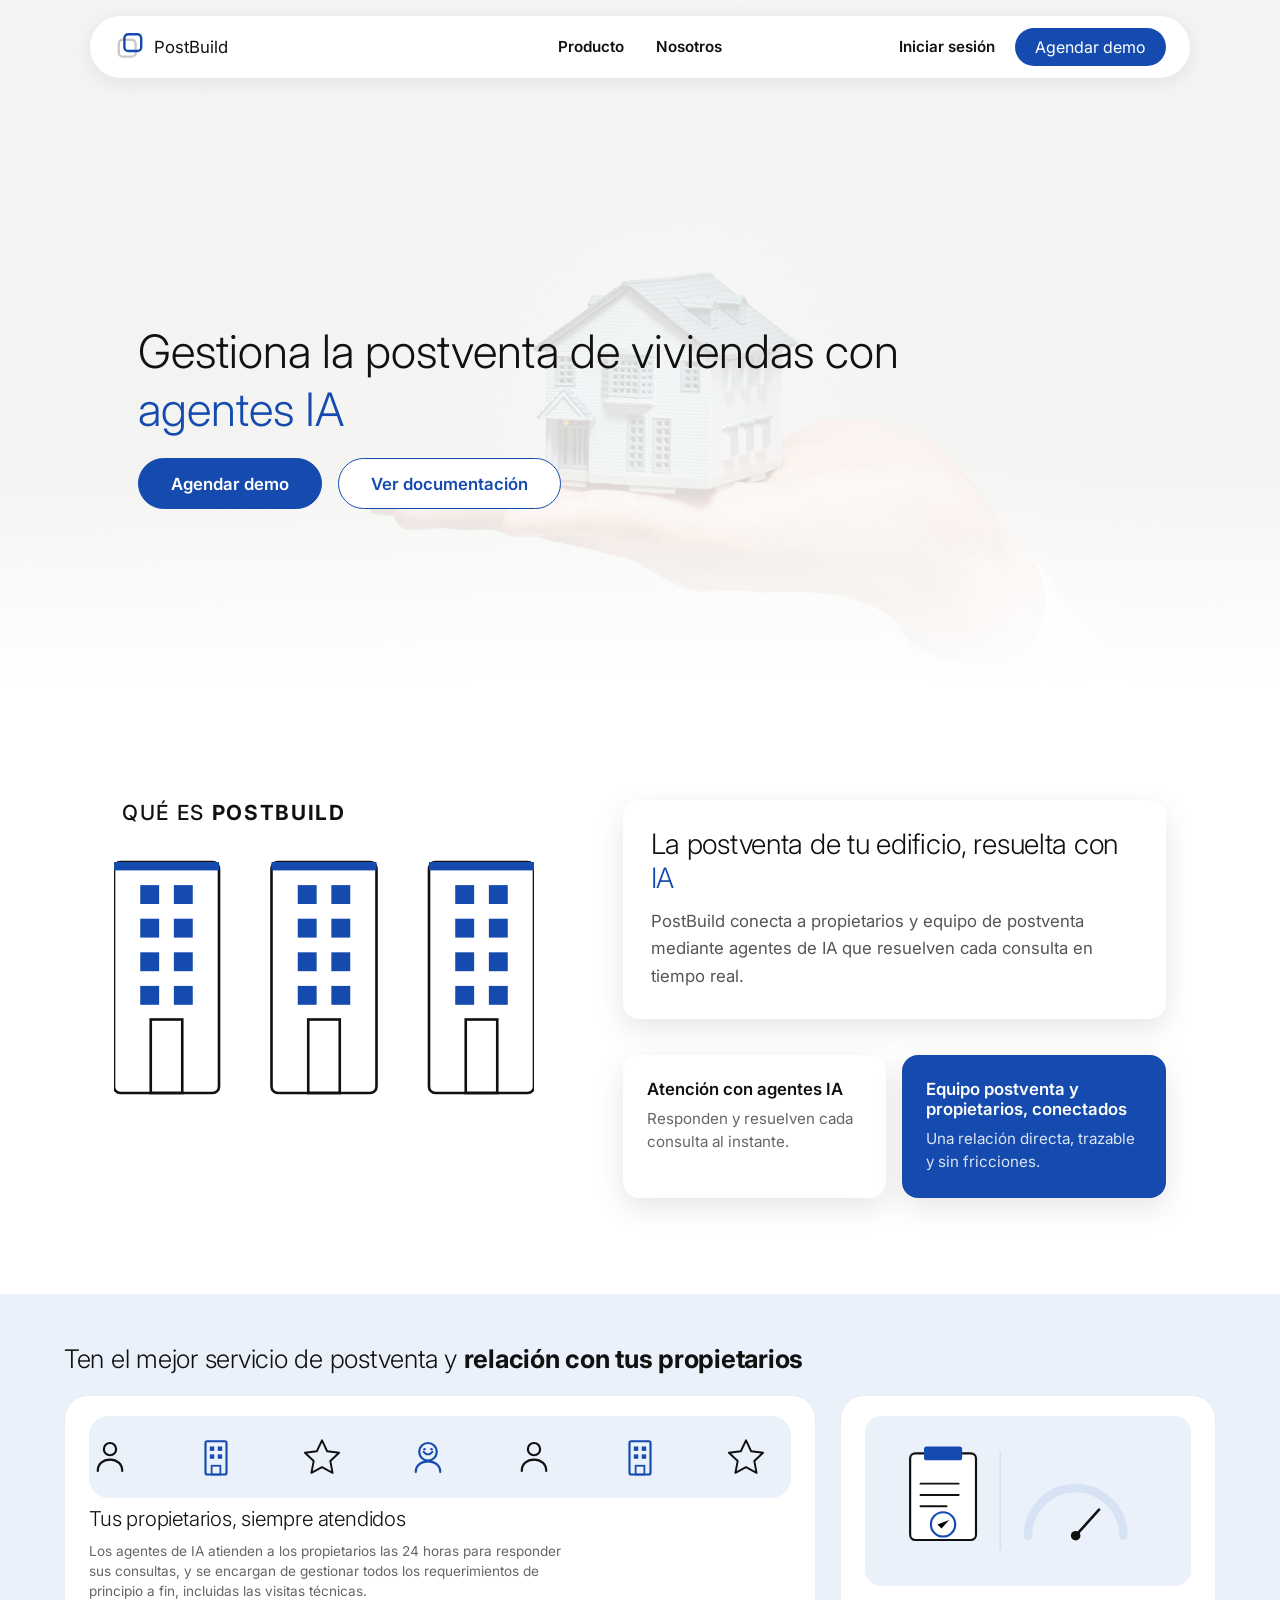
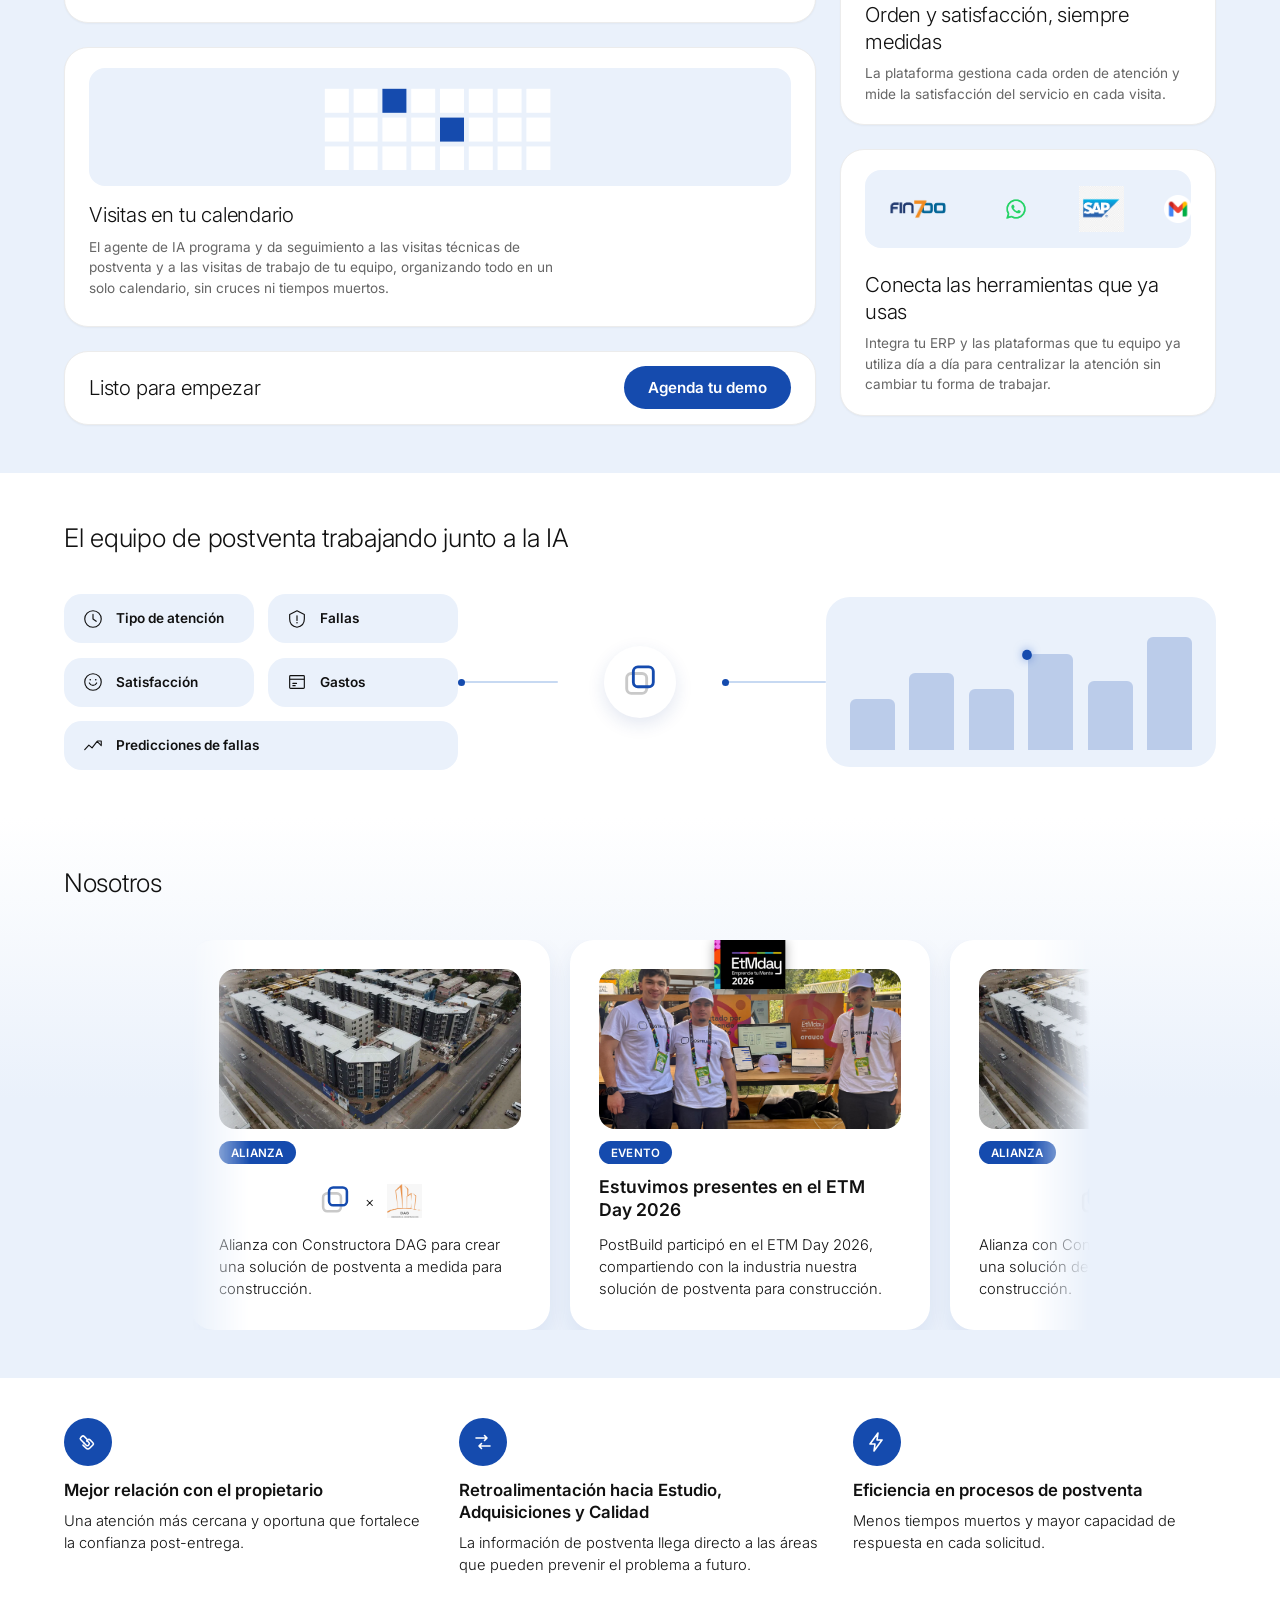
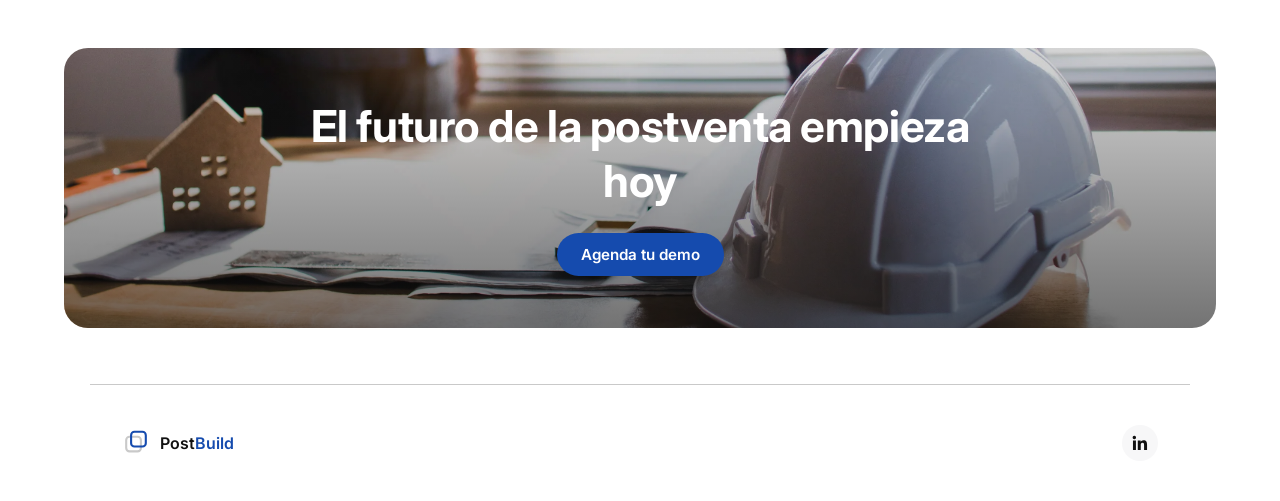
<file: index.html>
<!DOCTYPE html>
<html lang="es">
<head>
  <meta charset="UTF-8">
  <meta name="viewport" content="width=device-width, initial-scale=1.0">
  <title>PostBuild — Gestiona la postventa con IA</title>
  <meta name="description" content="PostBuild automatiza y resuelve la atención de postventa de viviendas para el propietario final, usando inteligencia artificial.">
  <link rel="icon" type="image/svg+xml" href="Imagenes/PostBuild_logo_fondo_blanco.svg">
  <link rel="preconnect" href="https://fonts.googleapis.com">
  <link rel="preconnect" href="https://fonts.gstatic.com" crossorigin>
  <link href="https://fonts.googleapis.com/css2?family=Inter:wght@300;400;500;600;800&display=swap" rel="stylesheet">
  <link rel="stylesheet" href="css/styles.css">
</head>
<body class="is-loading">
  <header class="navbar">
    <div class="navbar__brand">
      <img src="Imagenes/PostBuild_logotipo_fondo_blanco.svg" alt="PostBuild" class="navbar__logo">
      <span class="navbar__name">PostBuild</span>
    </div>
    <nav class="navbar__nav" id="navbar-nav">
      <a href="#producto">Producto</a>
      <a href="#nosotros">Nosotros</a>
      <a href="https://postbuild-app.vercel.app/login" class="navbar__login navbar__login--mobile">Iniciar sesión</a>
      <a href="waitlist.html" class="navbar__cta navbar__cta--mobile">Agendar demo</a>
    </nav>
    <div class="navbar__actions navbar__actions--desktop">
      <a href="https://postbuild-app.vercel.app/login" class="navbar__login">Iniciar sesión</a>
      <a href="waitlist.html" class="navbar__cta">Agendar demo</a>
    </div>
    <button class="navbar__toggle" id="navbar-toggle" aria-label="Abrir menú" aria-expanded="false">
      <span></span>
      <span></span>
      <span></span>
    </button>
  </header>

  <section class="hero">
    <div class="hero__content">
      <p class="hero__title">Gestiona la postventa de viviendas con <span class="accent">agentes IA</span></p>
      <div class="hero__actions">
        <a href="waitlist.html" class="hero__cta">Agendar demo</a>
        <a href="#nosotros" class="hero__cta hero__cta--secondary">Ver documentación</a>
      </div>
    </div>
  </section>

  <section class="about" id="producto">
    <div class="about__graphic">
      <span class="about__eyebrow">Qué es <strong>PostBuild</strong></span>
      <svg viewBox="0 0 400 260" class="building" aria-hidden="true">
        <g transform="translate(-30,0)">
        <g>
          <rect x="30" y="20" width="100" height="220" rx="6" fill="none" stroke="var(--color-dark)" stroke-width="2.5"/>
          <rect x="30" y="20" width="100" height="8" fill="var(--color-blue)"/>
          <rect x="55" y="42" width="18" height="18" fill="var(--color-blue)" class="window-blink" style="animation-delay:0s"/>
          <rect x="87" y="42" width="18" height="18" fill="var(--color-blue)" class="window-blink" style="animation-delay:0.2s"/>
          <rect x="55" y="74" width="18" height="18" fill="var(--color-blue)" class="window-blink" style="animation-delay:0.4s"/>
          <rect x="87" y="74" width="18" height="18" fill="var(--color-blue)" class="window-blink" style="animation-delay:0.6s"/>
          <rect x="55" y="106" width="18" height="18" fill="var(--color-blue)" class="window-blink" style="animation-delay:0.8s"/>
          <rect x="87" y="106" width="18" height="18" fill="var(--color-blue)" class="window-blink" style="animation-delay:1s"/>
          <rect x="55" y="138" width="18" height="18" fill="var(--color-blue)" class="window-blink" style="animation-delay:1.2s"/>
          <rect x="87" y="138" width="18" height="18" fill="var(--color-blue)" class="window-blink" style="animation-delay:1.4s"/>
          <rect x="65" y="170" width="30" height="70" fill="none" stroke="var(--color-dark)" stroke-width="2.5"/>
        </g>

        <g>
          <rect x="180" y="20" width="100" height="220" rx="6" fill="none" stroke="var(--color-dark)" stroke-width="2.5"/>
          <rect x="180" y="20" width="100" height="8" fill="var(--color-blue)"/>
          <rect x="205" y="42" width="18" height="18" fill="var(--color-blue)" class="window-blink" style="animation-delay:0.1s"/>
          <rect x="237" y="42" width="18" height="18" fill="var(--color-blue)" class="window-blink" style="animation-delay:0.3s"/>
          <rect x="205" y="74" width="18" height="18" fill="var(--color-blue)" class="window-blink" style="animation-delay:0.5s"/>
          <rect x="237" y="74" width="18" height="18" fill="var(--color-blue)" class="window-blink" style="animation-delay:0.7s"/>
          <rect x="205" y="106" width="18" height="18" fill="var(--color-blue)" class="window-blink" style="animation-delay:0.9s"/>
          <rect x="237" y="106" width="18" height="18" fill="var(--color-blue)" class="window-blink" style="animation-delay:1.1s"/>
          <rect x="205" y="138" width="18" height="18" fill="var(--color-blue)" class="window-blink" style="animation-delay:1.3s"/>
          <rect x="237" y="138" width="18" height="18" fill="var(--color-blue)" class="window-blink" style="animation-delay:1.5s"/>
          <rect x="215" y="170" width="30" height="70" fill="none" stroke="var(--color-dark)" stroke-width="2.5"/>
        </g>

        <g>
          <rect x="330" y="20" width="100" height="220" rx="6" fill="none" stroke="var(--color-dark)" stroke-width="2.5"/>
          <rect x="330" y="20" width="100" height="8" fill="var(--color-blue)"/>
          <rect x="355" y="42" width="18" height="18" fill="var(--color-blue)" class="window-blink" style="animation-delay:0.15s"/>
          <rect x="387" y="42" width="18" height="18" fill="var(--color-blue)" class="window-blink" style="animation-delay:0.35s"/>
          <rect x="355" y="74" width="18" height="18" fill="var(--color-blue)" class="window-blink" style="animation-delay:0.55s"/>
          <rect x="387" y="74" width="18" height="18" fill="var(--color-blue)" class="window-blink" style="animation-delay:0.75s"/>
          <rect x="355" y="106" width="18" height="18" fill="var(--color-blue)" class="window-blink" style="animation-delay:0.95s"/>
          <rect x="387" y="106" width="18" height="18" fill="var(--color-blue)" class="window-blink" style="animation-delay:1.15s"/>
          <rect x="355" y="138" width="18" height="18" fill="var(--color-blue)" class="window-blink" style="animation-delay:1.35s"/>
          <rect x="387" y="138" width="18" height="18" fill="var(--color-blue)" class="window-blink" style="animation-delay:1.55s"/>
          <rect x="365" y="170" width="30" height="70" fill="none" stroke="var(--color-dark)" stroke-width="2.5"/>
        </g>
        </g>
      </svg>
    </div>
    <div class="about__content">
      <div class="about__intro-card">
        <h2 class="about__title">La postventa de tu edificio, resuelta con <span class="accent">IA</span></h2>
        <p class="about__text">PostBuild conecta a propietarios y equipo de postventa mediante agentes de IA que resuelven cada consulta en tiempo real.</p>
      </div>
      <div class="about__features">
        <div class="about__feature about__feature--light">
          <h3 class="about__feature-title">Atención con agentes IA</h3>
          <p class="about__feature-text">Responden y resuelven cada consulta al instante.</p>
        </div>
        <div class="about__feature about__feature--dark">
          <h3 class="about__feature-title">Equipo postventa y propietarios, conectados</h3>
          <p class="about__feature-text">Una relación directa, trazable y sin fricciones.</p>
        </div>
      </div>
    </div>
  </section>

  <section class="ai-support">
    <div class="ai-support__container">
    <h2 class="intro-banner__title">Ten el mejor servicio de postventa y <strong class="intro-banner__highlight">relación con tus propietarios</strong></h2>
    <div class="ai-support__cards">
    <div class="ai-support__column">
    <div class="ai-support__content">
    <div class="ai-support__marquee" aria-hidden="true">
      <div class="ai-support__track">
        <div class="ai-support__icon-set">
          <svg class="ai-support__icon" viewBox="0 0 48 48" fill="none" xmlns="http://www.w3.org/2000/svg">
            <circle cx="24" cy="15" r="7" stroke="var(--color-dark)" stroke-width="2.5"/>
            <path d="M10 40c0-8 6-13 14-13s14 5 14 13" stroke="var(--color-dark)" stroke-width="2.5" stroke-linecap="round"/>
          </svg>
          <svg class="ai-support__icon" viewBox="0 0 48 48" fill="none" xmlns="http://www.w3.org/2000/svg">
            <rect x="12" y="6" width="24" height="38" rx="2" stroke="var(--color-blue)" stroke-width="2.5"/>
            <rect x="17" y="12" width="5" height="5" fill="var(--color-blue)"/>
            <rect x="26" y="12" width="5" height="5" fill="var(--color-blue)"/>
            <rect x="17" y="21" width="5" height="5" fill="var(--color-blue)"/>
            <rect x="26" y="21" width="5" height="5" fill="var(--color-blue)"/>
            <rect x="19" y="34" width="10" height="10" stroke="var(--color-blue)" stroke-width="2"/>
          </svg>
          <svg class="ai-support__icon" viewBox="0 0 48 48" fill="none" xmlns="http://www.w3.org/2000/svg">
            <path d="M24 5l5.9 12.4 13.6 1.7-10 9.5 2.6 13.5L24 35.6 11.9 42.1l2.6-13.5-10-9.5 13.6-1.7L24 5z" stroke="var(--color-dark)" stroke-width="2.2" stroke-linejoin="round"/>
          </svg>
          <svg class="ai-support__icon" viewBox="0 0 48 48" fill="none" xmlns="http://www.w3.org/2000/svg">
            <circle cx="24" cy="18" r="10" stroke="var(--color-blue)" stroke-width="2.5"/>
            <path d="M19 18c1.2 2 3 3 5 3s3.8-1 5-3" stroke="var(--color-blue)" stroke-width="2.2" stroke-linecap="round"/>
            <circle cx="20" cy="15" r="1.4" fill="var(--color-blue)"/>
            <circle cx="28" cy="15" r="1.4" fill="var(--color-blue)"/>
            <path d="M10 41c0-7.5 6.3-12 14-12s14 4.5 14 12" stroke="var(--color-blue)" stroke-width="2.5" stroke-linecap="round"/>
          </svg>
        </div>
        <div class="ai-support__icon-set" aria-hidden="true">
          <svg class="ai-support__icon" viewBox="0 0 48 48" fill="none" xmlns="http://www.w3.org/2000/svg">
            <circle cx="24" cy="15" r="7" stroke="var(--color-dark)" stroke-width="2.5"/>
            <path d="M10 40c0-8 6-13 14-13s14 5 14 13" stroke="var(--color-dark)" stroke-width="2.5" stroke-linecap="round"/>
          </svg>
          <svg class="ai-support__icon" viewBox="0 0 48 48" fill="none" xmlns="http://www.w3.org/2000/svg">
            <rect x="12" y="6" width="24" height="38" rx="2" stroke="var(--color-blue)" stroke-width="2.5"/>
            <rect x="17" y="12" width="5" height="5" fill="var(--color-blue)"/>
            <rect x="26" y="12" width="5" height="5" fill="var(--color-blue)"/>
            <rect x="17" y="21" width="5" height="5" fill="var(--color-blue)"/>
            <rect x="26" y="21" width="5" height="5" fill="var(--color-blue)"/>
            <rect x="19" y="34" width="10" height="10" stroke="var(--color-blue)" stroke-width="2"/>
          </svg>
          <svg class="ai-support__icon" viewBox="0 0 48 48" fill="none" xmlns="http://www.w3.org/2000/svg">
            <path d="M24 5l5.9 12.4 13.6 1.7-10 9.5 2.6 13.5L24 35.6 11.9 42.1l2.6-13.5-10-9.5 13.6-1.7L24 5z" stroke="var(--color-dark)" stroke-width="2.2" stroke-linejoin="round"/>
          </svg>
          <svg class="ai-support__icon" viewBox="0 0 48 48" fill="none" xmlns="http://www.w3.org/2000/svg">
            <circle cx="24" cy="18" r="10" stroke="var(--color-blue)" stroke-width="2.5"/>
            <path d="M19 18c1.2 2 3 3 5 3s3.8-1 5-3" stroke="var(--color-blue)" stroke-width="2.2" stroke-linecap="round"/>
            <circle cx="20" cy="15" r="1.4" fill="var(--color-blue)"/>
            <circle cx="28" cy="15" r="1.4" fill="var(--color-blue)"/>
            <path d="M10 41c0-7.5 6.3-12 14-12s14 4.5 14 12" stroke="var(--color-blue)" stroke-width="2.5" stroke-linecap="round"/>
          </svg>
        </div>
      </div>
    </div>
    <h2 class="ai-support__title">Tus propietarios, siempre atendidos</h2>
    <p class="ai-support__text">Los agentes de IA atienden a los propietarios las 24 horas para responder sus consultas, y se encargan de gestionar todos los requerimientos de principio a fin, incluidas las visitas técnicas.</p>
    </div>
    <div class="ai-support__content ai-support__content--visits">
    <div class="ai-support__calendar-graphic" aria-hidden="true">
      <svg class="ai-support__calendar" viewBox="0 0 200 72" fill="none" xmlns="http://www.w3.org/2000/svg">
        <rect x="4" y="4" width="20" height="20" fill="#FFFFFF"/>
        <rect x="28" y="4" width="20" height="20" fill="#FFFFFF"/>
        <rect x="52" y="4" width="20" height="20" fill="var(--color-blue)"/>
        <rect x="76" y="4" width="20" height="20" fill="#FFFFFF"/>
        <rect x="100" y="4" width="20" height="20" fill="#FFFFFF"/>
        <rect x="124" y="4" width="20" height="20" fill="#FFFFFF"/>
        <rect x="148" y="4" width="20" height="20" fill="#FFFFFF"/>
        <rect x="172" y="4" width="20" height="20" fill="#FFFFFF"/>
        <rect x="4" y="28" width="20" height="20" fill="#FFFFFF"/>
        <rect x="28" y="28" width="20" height="20" fill="#FFFFFF"/>
        <rect x="52" y="28" width="20" height="20" fill="#FFFFFF"/>
        <rect x="76" y="28" width="20" height="20" fill="#FFFFFF"/>
        <rect x="100" y="28" width="20" height="20" fill="var(--color-blue)"/>
        <rect x="124" y="28" width="20" height="20" fill="#FFFFFF"/>
        <rect x="148" y="28" width="20" height="20" fill="#FFFFFF"/>
        <rect x="172" y="28" width="20" height="20" fill="#FFFFFF"/>
        <rect x="4" y="52" width="20" height="20" fill="#FFFFFF"/>
        <rect x="28" y="52" width="20" height="20" fill="#FFFFFF"/>
        <rect x="52" y="52" width="20" height="20" fill="#FFFFFF"/>
        <rect x="76" y="52" width="20" height="20" fill="#FFFFFF"/>
        <rect x="100" y="52" width="20" height="20" fill="#FFFFFF"/>
        <rect x="124" y="52" width="20" height="20" fill="#FFFFFF"/>
        <rect x="148" y="52" width="20" height="20" fill="#FFFFFF"/>
        <rect x="172" y="52" width="20" height="20" fill="#FFFFFF"/>
      </svg>
    </div>
    <h2 class="ai-support__title">Visitas en tu calendario</h2>
    <p class="ai-support__text">El agente de IA programa y da seguimiento a las visitas técnicas de postventa y a las visitas de trabajo de tu equipo, organizando todo en un solo calendario, sin cruces ni tiempos muertos.</p>
    </div>
    <div class="ai-support__content ai-support__content--cta">
      <h2 class="ai-support__title">Listo para empezar</h2>
      <a href="waitlist.html" class="ai-support__cta-button">Agenda tu demo</a>
    </div>
    </div>
    <div class="ai-support__column ai-support__column--right">
    <div class="ai-support__content ai-support__content--compact">
    <div class="ai-support__measure-graphic" aria-hidden="true">
      <svg class="ai-support__measure-illustration" viewBox="0 0 300 150" xmlns="http://www.w3.org/2000/svg">
        <rect x="14" y="20" width="76" height="100" rx="6" fill="#FFFFFF" stroke="var(--color-dark)" stroke-width="2.5"/>
        <rect x="30" y="12" width="44" height="16" rx="3" fill="var(--color-blue)"/>
        <path class="order-line order-line--1" d="M26 55h44" stroke="var(--color-dark)" stroke-width="2.2" stroke-linecap="round"/>
        <path class="order-line order-line--2" d="M26 68h44" stroke="var(--color-dark)" stroke-width="2.2" stroke-linecap="round"/>
        <path class="order-line order-line--3" d="M26 81h30" stroke="var(--color-dark)" stroke-width="2.2" stroke-linecap="round"/>
        <circle cx="52" cy="102" r="14" fill="#FFFFFF" stroke="var(--color-blue)" stroke-width="2.5"/>
        <path class="order-check" d="M45.5 102l4.7 4.7L59 97" stroke="var(--color-blue)" stroke-width="2.4" stroke-linecap="round" stroke-linejoin="round" pathLength="1"/>

        <line x1="118" y1="18" x2="118" y2="132" stroke="#D7E3F5" stroke-width="2"/>

        <path d="M150 115 A55 55 0 0 1 260 115" fill="none" stroke="#D7E3F5" stroke-width="10" stroke-linecap="round"/>
        <path class="gauge-fill" d="M150 115 A55 55 0 0 1 260 115" fill="none" stroke="var(--color-blue)" stroke-width="10" stroke-linecap="round" pathLength="1"/>
        <g class="gauge-needle">
          <line x1="205" y1="115" x2="232" y2="85" stroke="var(--color-dark)" stroke-width="3" stroke-linecap="round"/>
          <circle cx="205" cy="115" r="5.5" fill="var(--color-dark)"/>
        </g>
      </svg>
    </div>
    <h2 class="ai-support__title">Orden y satisfacción, siempre medidas</h2>
    <p class="ai-support__text">La plataforma gestiona cada orden de atención y mide la satisfacción del servicio en cada visita.</p>
    </div>
    <div class="ai-support__content ai-support__content--integrations">
      <div class="ai-support__integrations-marquee" aria-hidden="true">
        <div class="ai-support__integrations-track">
          <div class="ai-support__integrations-set">
            <img src="Imagenes/logofin700.png" alt="" class="ai-support__integration-img">
            <img src="Imagenes/logowsp.png" alt="" class="ai-support__integration-img ai-support__integration-img--wsp">
            <img src="Imagenes/logosap.png" alt="" class="ai-support__integration-img ai-support__integration-img--sap">
            <img src="Imagenes/logogoogle.webp" alt="" class="ai-support__integration-img">
            <img src="Imagenes/logogooglecalendar.png" alt="" class="ai-support__integration-img">
            <img src="Imagenes/logoout.png" alt="" class="ai-support__integration-img">
          </div>
          <div class="ai-support__integrations-set">
            <img src="Imagenes/logofin700.png" alt="" class="ai-support__integration-img">
            <img src="Imagenes/logowsp.png" alt="" class="ai-support__integration-img ai-support__integration-img--wsp">
            <img src="Imagenes/logosap.png" alt="" class="ai-support__integration-img ai-support__integration-img--sap">
            <img src="Imagenes/logogoogle.webp" alt="" class="ai-support__integration-img">
            <img src="Imagenes/logogooglecalendar.png" alt="" class="ai-support__integration-img">
            <img src="Imagenes/logoout.png" alt="" class="ai-support__integration-img">
          </div>
        </div>
      </div>
      <h2 class="ai-support__title">Conecta las herramientas que ya usas</h2>
      <p class="ai-support__text">Integra tu ERP y las plataformas que tu equipo ya utiliza día a día para centralizar la atención sin cambiar tu forma de trabajar.</p>
    </div>
    </div>
    </div>
    </div>
  </section>

  <section class="team-banner">
    <div class="team-banner__container">
      <h2 class="intro-banner__title">El equipo de postventa trabajando junto a la <span class="accent">IA</span></h2>
      <div class="team-banner__layout">
        <div class="team-banner__side team-banner__side--left">
        <div class="stats-grid">
          <div class="stats-grid__card">
            <svg class="stats-grid__icon" viewBox="0 0 48 48" fill="none" xmlns="http://www.w3.org/2000/svg">
              <circle cx="24" cy="24" r="18" stroke="var(--color-dark)" stroke-width="2.5"/>
              <path d="M24 14v10l7 5" stroke="var(--color-dark)" stroke-width="2.5" stroke-linecap="round" stroke-linejoin="round"/>
            </svg>
            <h3 class="stats-grid__title">Tipo de atención</h3>
          </div>
          <div class="stats-grid__card">
            <svg class="stats-grid__icon" viewBox="0 0 48 48" fill="none" xmlns="http://www.w3.org/2000/svg">
              <path d="M24 6l16 8v10c0 10-6.8 16.6-16 18-9.2-1.4-16-8-16-18V14l16-8z" stroke="var(--color-dark)" stroke-width="2.5" stroke-linejoin="round"/>
              <path d="M24 17v10" stroke="var(--color-dark)" stroke-width="2.5" stroke-linecap="round"/>
              <circle cx="24" cy="32" r="1.6" fill="var(--color-dark)"/>
            </svg>
            <h3 class="stats-grid__title">Fallas</h3>
          </div>
          <div class="stats-grid__card">
            <svg class="stats-grid__icon" viewBox="0 0 48 48" fill="none" xmlns="http://www.w3.org/2000/svg">
              <circle cx="24" cy="24" r="18" stroke="var(--color-dark)" stroke-width="2.5"/>
              <path d="M16 26c1.8 3.4 4.8 5.4 8 5.4s6.2-2 8-5.4" stroke="var(--color-dark)" stroke-width="2.5" stroke-linecap="round"/>
              <circle cx="18" cy="19" r="1.8" fill="var(--color-dark)"/>
              <circle cx="30" cy="19" r="1.8" fill="var(--color-dark)"/>
            </svg>
            <h3 class="stats-grid__title">Satisfacción</h3>
          </div>
          <div class="stats-grid__card">
            <svg class="stats-grid__icon" viewBox="0 0 48 48" fill="none" xmlns="http://www.w3.org/2000/svg">
              <rect x="8" y="10" width="32" height="28" rx="2" stroke="var(--color-dark)" stroke-width="2.5"/>
              <path d="M8 18h32" stroke="var(--color-dark)" stroke-width="2.5"/>
              <path d="M15 27h8M15 32h5" stroke="var(--color-dark)" stroke-width="2.5" stroke-linecap="round"/>
            </svg>
            <h3 class="stats-grid__title">Gastos</h3>
          </div>
          <div class="stats-grid__card stats-grid__card--wide">
            <svg class="stats-grid__icon" viewBox="0 0 48 48" fill="none" xmlns="http://www.w3.org/2000/svg">
              <path d="M6 32l9-10 7 6 11-14 9 9" stroke="var(--color-dark)" stroke-width="2.5" stroke-linecap="round" stroke-linejoin="round"/>
              <path d="M34 13h8v8" stroke="var(--color-dark)" stroke-width="2.5" stroke-linecap="round" stroke-linejoin="round"/>
            </svg>
            <h3 class="stats-grid__title">Predicciones de fallas</h3>
          </div>
        </div>

        <div class="team-banner__connector" aria-hidden="true">
          <span class="team-banner__connector-line"></span>
          <span class="team-banner__connector-dot"></span>
        </div>
        </div>

        <div class="team-banner__hub" aria-hidden="true">
          <div class="team-banner__hub-center">
            <img src="Imagenes/PostBuild_logotipo_fondo_blanco.svg" alt="PostBuild" class="team-banner__hub-logo">
          </div>
        </div>

        <div class="team-banner__side team-banner__side--right">
          <div class="team-banner__connector" aria-hidden="true">
            <span class="team-banner__connector-line"></span>
            <span class="team-banner__connector-dot"></span>
          </div>

          <div class="team-banner__graphic" aria-hidden="true">
            <svg class="team-banner__graphic-line" viewBox="0 0 360 150" preserveAspectRatio="none" fill="none" xmlns="http://www.w3.org/2000/svg">
              <path class="team-banner__graphic-path" d="M8 110 L66 78 L124 96 L182 50 L240 68 L298 30 L352 44" stroke="var(--color-blue)" stroke-width="2.5" stroke-linecap="round" stroke-linejoin="round" pathLength="1"/>
              <circle class="team-banner__graphic-dot" r="4.5" fill="var(--color-blue)">
                <animateMotion dur="4s" repeatCount="indefinite" path="M8 110 L66 78 L124 96 L182 50 L240 68 L298 30 L352 44"/>
              </circle>
            </svg>
            <div class="team-banner__graphic-bars">
              <span style="--h:38%; --d:0s"></span>
              <span style="--h:58%; --d:0.15s"></span>
              <span style="--h:46%; --d:0.3s"></span>
              <span style="--h:72%; --d:0.45s"></span>
              <span style="--h:52%; --d:0.6s"></span>
              <span style="--h:85%; --d:0.75s"></span>
            </div>
          </div>
        </div>
      </div>
    </div>
  </section>

  <section class="news" id="nosotros">
    <div class="news__container">
      <h2 class="intro-banner__title">Nosotros</h2>
      <div class="news-grid">
        <div class="news-grid__track">
          <div class="news-grid__set">
            <article class="news-grid__card news-grid__card--featured">
              <img src="Imagenes/proyectodag.png" alt="Proyecto Constructora DAG" class="news-grid__photo">
              <span class="news-grid__tag">Alianza</span>
              <div class="news-grid__brands" aria-hidden="true">
                <img src="Imagenes/PostBuild_logotipo_fondo_blanco.svg" alt="" class="news-grid__brand-logo">
                <span class="news-grid__brand-x">×</span>
                <img src="Imagenes/logo dag.jpeg" alt="" class="news-grid__brand-logo">
              </div>
              <p class="news-grid__text">Alianza con Constructora DAG para crear una solución de postventa a medida para construcción.</p>
            </article>
            <article class="news-grid__card news-grid__card--featured">
              <div class="news-grid__photo-wrap">
                <img src="Imagenes/fotoetm.png" alt="Equipo PostBuild en el ETM Day 2026" class="news-grid__photo">
                <img src="Imagenes/logoetm2026.png" alt="ETM Day 2026" class="news-grid__event-logo">
              </div>
              <span class="news-grid__tag">Evento</span>
              <h3 class="news-grid__title">Estuvimos presentes en el ETM Day 2026</h3>
              <p class="news-grid__text">PostBuild participó en el ETM Day 2026, compartiendo con la industria nuestra solución de postventa para construcción.</p>
            </article>
          </div>
          <div class="news-grid__set" aria-hidden="true">
            <article class="news-grid__card news-grid__card--featured">
              <img src="Imagenes/proyectodag.png" alt="Proyecto Constructora DAG" class="news-grid__photo">
              <span class="news-grid__tag">Alianza</span>
              <div class="news-grid__brands" aria-hidden="true">
                <img src="Imagenes/PostBuild_logotipo_fondo_blanco.svg" alt="" class="news-grid__brand-logo">
                <span class="news-grid__brand-x">×</span>
                <img src="Imagenes/logo dag.jpeg" alt="" class="news-grid__brand-logo">
              </div>
              <p class="news-grid__text">Alianza con Constructora DAG para crear una solución de postventa a medida para construcción.</p>
            </article>
            <article class="news-grid__card news-grid__card--featured">
              <div class="news-grid__photo-wrap">
                <img src="Imagenes/fotoetm.png" alt="Equipo PostBuild en el ETM Day 2026" class="news-grid__photo">
                <img src="Imagenes/logoetm2026.png" alt="ETM Day 2026" class="news-grid__event-logo">
              </div>
              <span class="news-grid__tag">Evento</span>
              <h3 class="news-grid__title">Estuvimos presentes en el ETM Day 2026</h3>
              <p class="news-grid__text">PostBuild participó en el ETM Day 2026, compartiendo con la industria nuestra solución de postventa para construcción.</p>
            </article>
          </div>
        </div>
      </div>
    </div>
  </section>

  <section class="value-props">
    <div class="value-props__container">
      <div class="value-props__item">
        <div class="value-props__icon" aria-hidden="true">
          <svg viewBox="0 0 24 24" fill="none" xmlns="http://www.w3.org/2000/svg">
            <path d="M8 13l2.2 2.2a1.6 1.6 0 0 0 2.26 0l.4-.4a1.6 1.6 0 0 0 0-2.26L11 10.7" stroke="#FFFFFF" stroke-width="1.6" stroke-linecap="round" stroke-linejoin="round"/>
            <path d="M10.7 11l1.1-1.1a1.6 1.6 0 0 1 2.26 0l2.84 2.84a1.6 1.6 0 0 1 0 2.26l-3.3 3.3a2.4 2.4 0 0 1-3.4 0L7 15.1" stroke="#FFFFFF" stroke-width="1.6" stroke-linecap="round" stroke-linejoin="round"/>
            <path d="M8 13 4.8 9.8a1.6 1.6 0 0 1 0-2.26l1.1-1.1a1.6 1.6 0 0 1 2.26 0L11 9.3" stroke="#FFFFFF" stroke-width="1.6" stroke-linecap="round" stroke-linejoin="round"/>
          </svg>
        </div>
        <h3 class="value-props__title">Mejor relación con el propietario</h3>
        <p class="value-props__text">Una atención más cercana y oportuna que fortalece la confianza post-entrega.</p>
      </div>
      <div class="value-props__item">
        <div class="value-props__icon" aria-hidden="true">
          <svg viewBox="0 0 24 24" fill="none" xmlns="http://www.w3.org/2000/svg">
            <path d="M5 8h11M16 8l-2.5-2.5M16 8l-2.5 2.5" stroke="#FFFFFF" stroke-width="1.6" stroke-linecap="round" stroke-linejoin="round"/>
            <path d="M19 16H8M8 16l2.5-2.5M8 16l2.5 2.5" stroke="#FFFFFF" stroke-width="1.6" stroke-linecap="round" stroke-linejoin="round"/>
          </svg>
        </div>
        <h3 class="value-props__title">Retroalimentación hacia Estudio, Adquisiciones y Calidad</h3>
        <p class="value-props__text">La información de postventa llega directo a las áreas que pueden prevenir el problema a futuro.</p>
      </div>
      <div class="value-props__item">
        <div class="value-props__icon" aria-hidden="true">
          <svg viewBox="0 0 24 24" fill="none" xmlns="http://www.w3.org/2000/svg">
            <path d="M13 3 5 14h5l-1 7 8-11h-5l1-7z" stroke="#FFFFFF" stroke-width="1.6" stroke-linejoin="round" stroke-linecap="round" fill="none"/>
          </svg>
        </div>
        <h3 class="value-props__title">Eficiencia en procesos de postventa</h3>
        <p class="value-props__text">Menos tiempos muertos y mayor capacidad de respuesta en cada solicitud.</p>
      </div>
    </div>
    <div class="value-props__hero">
      <img src="Imagenes/foto trasformación .png" alt="Transformación en tu postventa" class="value-props__hero-img">
      <div class="value-props__hero-overlay">
        <span class="value-props__hero-text">El futuro de la postventa empieza hoy</span>
        <a href="waitlist.html" class="ai-support__cta-button value-props__hero-cta">Agenda tu demo</a>
      </div>
    </div>
  </section>

  <footer class="site-footer">
    <div class="site-footer__brand">
      <img src="Imagenes/PostBuild_logotipo_fondo_blanco.svg" alt="PostBuild" class="site-footer__logo">
      <span class="site-footer__name">Post<span class="accent">Build</span></span>
    </div>
    <a href="https://www.linkedin.com/company/postbuild-ia/?viewAsMember=true" target="_blank" rel="noopener noreferrer" class="site-footer__social" aria-label="PostBuild en LinkedIn">
      <svg viewBox="0 0 24 24" width="20" height="20" fill="currentColor" aria-hidden="true">
        <path d="M20.45 20.45h-3.56v-5.57c0-1.33-.02-3.04-1.85-3.04-1.85 0-2.14 1.45-2.14 2.94v5.67H9.34V9h3.42v1.56h.05c.48-.9 1.64-1.85 3.38-1.85 3.61 0 4.28 2.38 4.28 5.47v6.27zM5.34 7.43a2.07 2.07 0 1 1 0-4.13 2.07 2.07 0 0 1 0 4.13zM7.12 20.45H3.56V9h3.56v11.45z"/>
      </svg>
    </a>
  </footer>

  <script src="js/main.js" defer></script>
</body>
</html>
</file>
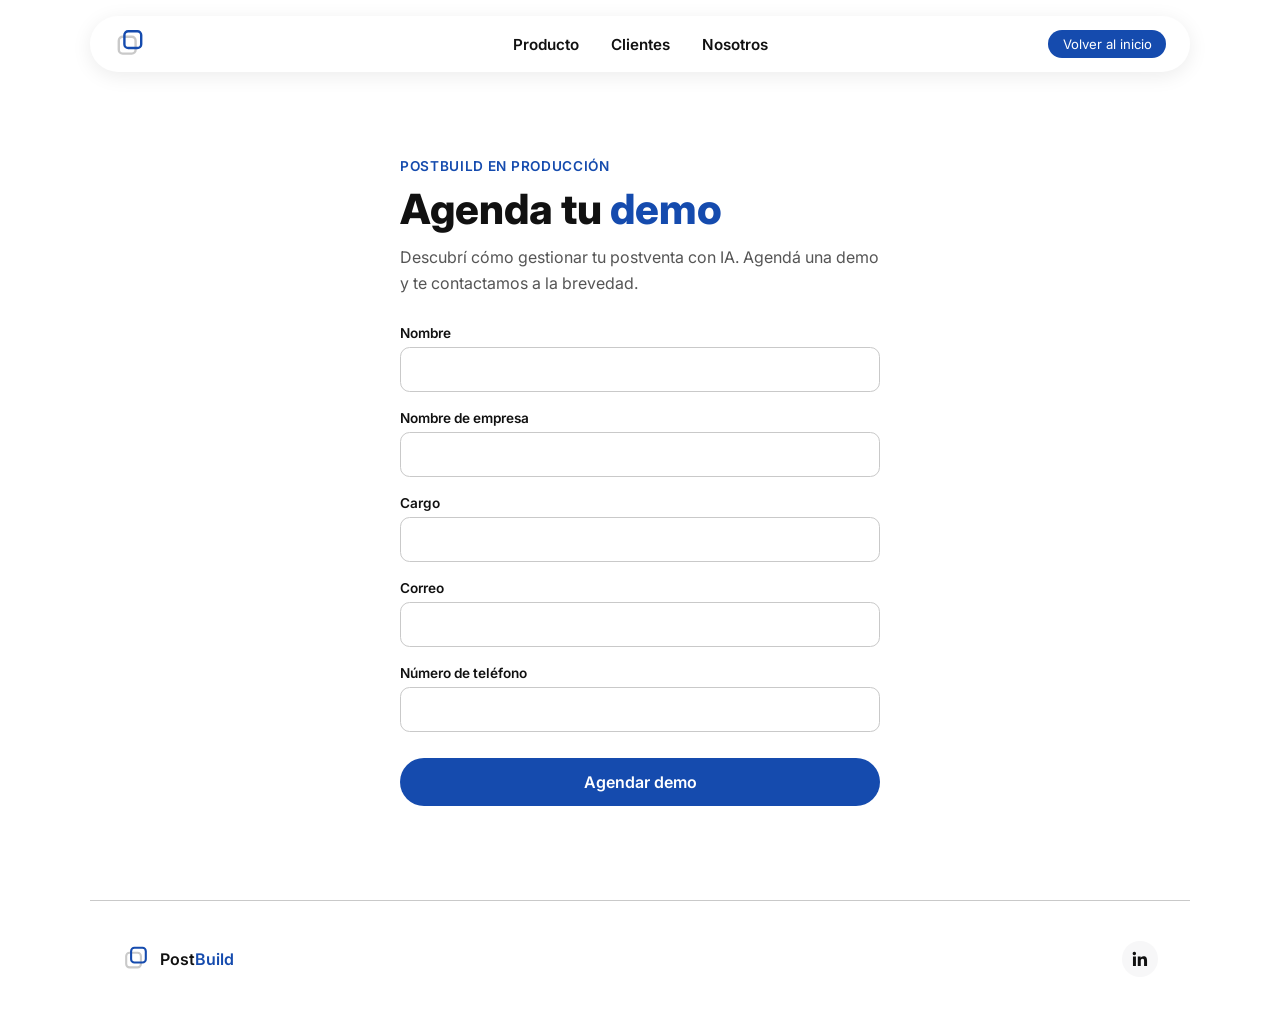
<file: waitlist.html>
<!DOCTYPE html>
<html lang="es">
<head>
  <meta charset="UTF-8">
  <meta name="viewport" content="width=device-width, initial-scale=1.0">
  <title>Agendar demo — PostBuild</title>
  <meta name="description" content="Agendá una demo de PostBuild y descubrí cómo automatizar la postventa de tus viviendas con IA.">
  <link rel="icon" type="image/svg+xml" href="Imagenes/PostBuild_logo_fondo_blanco.svg">
  <link rel="preconnect" href="https://fonts.googleapis.com">
  <link rel="preconnect" href="https://fonts.gstatic.com" crossorigin>
  <link href="https://fonts.googleapis.com/css2?family=Inter:wght@400;500;600;800&display=swap" rel="stylesheet">
  <link rel="stylesheet" href="css/styles.css">
</head>
<body>
  <header class="navbar">
    <div class="navbar__brand">
      <a href="index.html">
        <img src="Imagenes/PostBuild_logotipo_fondo_blanco.svg" alt="PostBuild" class="navbar__logo">
      </a>
    </div>
    <nav class="navbar__nav" id="navbar-nav">
      <a href="index.html#producto">Producto</a>
      <a href="index.html#clientes">Clientes</a>
      <a href="index.html#nosotros">Nosotros</a>
    </nav>
    <a href="index.html" class="navbar__cta navbar__cta--desktop">Volver al inicio</a>
    <button class="navbar__toggle" id="navbar-toggle" aria-label="Abrir menú" aria-expanded="false">
      <span></span>
      <span></span>
      <span></span>
    </button>
  </header>

  <section class="waitlist">
    <div class="waitlist__card">
      <span class="waitlist__eyebrow">PostBuild en producción</span>
      <h1 class="waitlist__title">Agenda tu <span class="accent">demo</span></h1>
      <p class="waitlist__text">Descubrí cómo gestionar tu postventa con IA. Agendá una demo y te contactamos a la brevedad.</p>

      <form class="waitlist__form" id="waitlist-form" novalidate>
        <div class="waitlist__field">
          <label for="nombre">Nombre</label>
          <input type="text" id="nombre" name="nombre" autocomplete="name" required>
        </div>
        <div class="waitlist__field">
          <label for="empresa">Nombre de empresa</label>
          <input type="text" id="empresa" name="empresa" autocomplete="organization" required>
        </div>
        <div class="waitlist__field">
          <label for="cargo">Cargo</label>
          <input type="text" id="cargo" name="cargo" autocomplete="organization-title" required>
        </div>
        <div class="waitlist__field">
          <label for="correo">Correo</label>
          <input type="email" id="correo" name="correo" autocomplete="email" required>
        </div>
        <div class="waitlist__field">
          <label for="telefono">Número de teléfono</label>
          <input type="tel" id="telefono" name="telefono" autocomplete="tel" required>
        </div>

        <button type="submit" class="waitlist__submit">Agendar demo</button>
      </form>

    </div>
  </section>

  <div class="waitlist__toast" id="waitlist-success" role="alert" hidden>
    <svg class="waitlist__toast-icon" viewBox="0 0 24 24" width="28" height="28" aria-hidden="true">
      <circle cx="12" cy="12" r="11" fill="#1FA855"/>
      <path d="M7 12.5l3 3 7-7" fill="none" stroke="#FFFFFF" stroke-width="2" stroke-linecap="round" stroke-linejoin="round"/>
    </svg>
    <div class="waitlist__toast-text">
      <span class="waitlist__toast-title">¡Listo!</span>
      <p>Recibimos tus datos. Te vamos a contactar para coordinar tu demo.</p>
    </div>
  </div>

  <footer class="site-footer">
    <div class="site-footer__brand">
      <img src="Imagenes/PostBuild_logotipo_fondo_blanco.svg" alt="PostBuild" class="site-footer__logo">
      <span class="site-footer__name">Post<span class="accent">Build</span></span>
    </div>
    <a href="https://www.linkedin.com/company/postbuild-ia/?viewAsMember=true" target="_blank" rel="noopener noreferrer" class="site-footer__social" aria-label="PostBuild en LinkedIn">
      <svg viewBox="0 0 24 24" width="20" height="20" fill="currentColor" aria-hidden="true">
        <path d="M20.45 20.45h-3.56v-5.57c0-1.33-.02-3.04-1.85-3.04-1.85 0-2.14 1.45-2.14 2.94v5.67H9.34V9h3.42v1.56h.05c.48-.9 1.64-1.85 3.38-1.85 3.61 0 4.28 2.38 4.28 5.47v6.27zM5.34 7.43a2.07 2.07 0 1 1 0-4.13 2.07 2.07 0 0 1 0 4.13zM7.12 20.45H3.56V9h3.56v11.45z"/>
      </svg>
    </a>
  </footer>

  <script src="js/waitlist.js" defer></script>
</body>
</html>
</file>
<file: css/styles.css>
:root {
  --color-blue: #154BAE;
  --color-dark: #111111;
  --color-gray: #C9C9C9;
  --color-bg: #FFFFFF;
}

* {
  box-sizing: border-box;
  margin: 0;
  padding: 0;
}

body {
  font-family: 'Inter', system-ui, -apple-system, 'Segoe UI', sans-serif;
  background-color: var(--color-bg);
  color: var(--color-dark);
}

.navbar {
  position: fixed;
  top: 1rem;
  left: 0;
  right: 0;
  z-index: 1000;
  display: grid;
  grid-template-columns: 1fr auto 1fr;
  align-items: center;
  max-width: 1100px;
  margin: 0 auto;
  padding: 0.75rem 1.5rem;
  background-color: var(--color-bg);
  border-radius: 999px;
  box-shadow: 0 4px 20px rgba(0, 0, 0, 0.08);
}

.navbar__brand {
  justify-self: start;
  display: flex;
  align-items: center;
  gap: 0.5rem;
}

.navbar__name {
  font-size: 1.05rem;
  font-weight: 400;
  color: var(--color-dark);
}

.navbar__actions--desktop {
  justify-self: end;
  display: flex;
  align-items: center;
  gap: 1.25rem;
}

.navbar__login {
  color: var(--color-dark);
  text-decoration: none;
  font-weight: 600;
  font-size: 0.95rem;
  transition: color 0.2s ease;
}

.navbar__login:hover {
  color: var(--color-blue);
}

.navbar__cta--mobile {
  display: none;
}

.navbar__login--mobile {
  display: none;
}

.navbar__logo {
  display: block;
  height: 32px;
  width: auto;
}

.navbar__nav {
  display: flex;
  align-items: center;
  gap: 2rem;
}

.navbar__nav a {
  color: var(--color-dark);
  text-decoration: none;
  font-weight: 600;
  font-size: 0.95rem;
  transition: color 0.2s ease;
}

.navbar__nav a:hover {
  color: var(--color-blue);
}

.navbar__cta {
  background-color: var(--color-blue);
  color: #FFFFFF !important;
  text-decoration: none;
  padding: 0.55rem 1.25rem;
  border-radius: 999px;
  transition: background-color 0.2s ease, transform 0.2s ease;
}

.navbar__cta:hover {
  background-color: #103c8c;
  transform: translateY(-1px);
}

.navbar__cta--desktop {
  grid-column: 3;
  justify-self: end;
  padding: 0.4rem 0.9rem;
  font-size: 0.82rem;
  white-space: nowrap;
}

.navbar__toggle {
  display: none;
  grid-column: 3;
  justify-self: end;
  flex-direction: column;
  justify-content: center;
  align-items: center;
  gap: 5px;
  width: 32px;
  height: 32px;
  background: none;
  border: none;
  cursor: pointer;
  padding: 0;
}

.navbar__toggle span {
  display: block;
  width: 22px;
  height: 2px;
  background-color: var(--color-dark);
  border-radius: 2px;
  transition: transform 0.25s ease, opacity 0.25s ease;
}

.navbar__toggle.is-open span:nth-child(1) {
  transform: translateY(7px) rotate(45deg);
}

.navbar__toggle.is-open span:nth-child(2) {
  opacity: 0;
}

.navbar__toggle.is-open span:nth-child(3) {
  transform: translateY(-7px) rotate(-45deg);
}

@media (max-width: 768px) {
  .navbar__nav {
    position: absolute;
    top: calc(100% + 0.75rem);
    left: 0;
    right: 0;
    flex-direction: column;
    align-items: flex-start;
    gap: 1rem;
    background-color: var(--color-bg);
    border-radius: 1.5rem;
    box-shadow: 0 4px 20px rgba(0, 0, 0, 0.08);
    padding: 1.25rem 1.5rem;
    opacity: 0;
    visibility: hidden;
    transform: translateY(-8px);
    transition: opacity 0.2s ease, transform 0.2s ease, visibility 0.2s;
  }

  .navbar__nav.is-open {
    opacity: 1;
    visibility: visible;
    transform: translateY(0);
  }

  .navbar__toggle {
    display: flex;
  }

  .navbar__actions--desktop {
    display: none;
  }

  .navbar__login--mobile {
    display: inline-block;
  }

  .navbar__cta--mobile {
    display: inline-block;
    margin-top: 0.25rem;
  }
}

.hero {
  position: relative;
  min-height: 80vh;
  display: flex;
  align-items: stretch;
  gap: 0;
  background-image: linear-gradient(rgba(255, 255, 255, 0.82), rgba(255, 255, 255, 0.82)), url('../Imagenes/1.png');
  background-size: cover;
  background-position: center;
  background-repeat: no-repeat;
}

.hero::after {
  content: '';
  position: absolute;
  left: 0;
  right: 0;
  bottom: 0;
  height: 260px;
  background: linear-gradient(to bottom, rgba(255, 255, 255, 0) 0%, rgba(255, 255, 255, 0.5) 40%, var(--color-bg) 85%);
  pointer-events: none;
}

.hero__content {
  position: relative;
  z-index: 1;
  flex: 1 1 100%;
  max-width: 1100px;
  margin: 0 auto;
  width: 100%;
  display: flex;
  flex-direction: column;
  justify-content: center;
  align-items: flex-start;
  text-align: left;
  gap: 0.75rem;
  padding: 2rem 3rem;
}

.hero__brand .accent {
  color: var(--color-blue);
}

.hero__brand {
  font-size: clamp(3.5rem, 8vw, 6.5rem);
  font-weight: 800;
  line-height: 1.05;
  letter-spacing: -0.02em;
  opacity: 0;
  transform: translateY(20px);
  transition: opacity 0.8s ease, transform 0.8s ease;
}

.hero__title {
  font-size: clamp(2.2rem, 3.6vw, 3.2rem);
  font-weight: 300;
  line-height: 1.25;
  color: var(--color-dark);
  max-width: 32ch;
  margin-top: 7rem;
  opacity: 0;
  transform: translateY(20px);
  transition: opacity 0.8s ease 0.2s, transform 0.8s ease 0.2s;
}

.hero__title .accent {
  color: var(--color-blue);
}

.hero__actions {
  display: flex;
  flex-wrap: wrap;
  align-items: center;
  gap: 1rem;
  margin-top: 0.5rem;
}

.hero__cta {
  display: inline-block;
  background-color: var(--color-blue);
  color: #FFFFFF;
  text-decoration: none;
  font-weight: 600;
  font-size: 1.05rem;
  padding: 0.9rem 2rem;
  border-radius: 999px;
  border: 1px solid var(--color-blue);
  opacity: 0;
  transform: translateY(20px);
  transition: opacity 0.8s ease 0.4s, transform 0.8s ease 0.4s, background-color 0.2s ease, color 0.2s ease, border-color 0.2s ease;
}

.hero__cta:hover {
  background-color: #103c8c;
}

.hero__cta--secondary {
  background-color: #FFFFFF;
  color: var(--color-blue);
}

.hero__cta--secondary:hover {
  background-color: var(--color-bg);
  border-color: #103c8c;
  color: #103c8c;
}

body:not(.is-loading) .hero__brand,
body:not(.is-loading) .hero__title,
body:not(.is-loading) .hero__actions,
body:not(.is-loading) .hero__cta {
  opacity: 1;
  transform: translateY(0);
}

@media (max-width: 1100px) {
  .hero__content {
    padding: 2rem 2rem;
    gap: 1.5rem;
  }

  .hero__brand {
    font-size: clamp(2.6rem, 6.5vw, 4.5rem);
  }

  .hero__title {
    font-size: clamp(1.8rem, 3.2vw, 2.4rem);
  }
}

@media (max-width: 900px) {
  .hero {
    min-height: auto;
    gap: 0;
  }

  .hero__content {
    padding: 6rem 1rem 1.25rem;
    gap: 1rem;
  }

  .hero__brand {
    font-size: clamp(1.5rem, 8vw, 2.4rem);
  }

  .hero__title {
    font-size: clamp(1.2rem, 5.4vw, 1.7rem);
    margin-top: 1rem;
  }

  .hero__cta {
    font-size: 0.85rem;
    padding: 0.6rem 1.3rem;
  }
}

@media (max-width: 480px) {
  .hero__content {
    padding: 5.5rem 0.85rem 1rem;
    gap: 0.85rem;
  }

  .hero__brand {
    font-size: clamp(1.3rem, 8vw, 1.9rem);
  }

  .hero__title {
    font-size: clamp(1.1rem, 6vw, 1.4rem);
    margin-top: 0.5rem;
  }
}

.about {
  display: flex;
  align-items: center;
  gap: 4rem;
  max-width: 1100px;
  margin: 0 auto;
  padding: 5rem 1.5rem 6rem;
}

.about__content {
  flex: 1 1 55%;
  display: flex;
  flex-direction: column;
  gap: 1.25rem;
}

.about__intro-card {
  display: flex;
  flex-direction: column;
  gap: 0.75rem;
  background-color: #FFFFFF;
  border-radius: 1rem;
  padding: 1.75rem;
  box-shadow: 0 10px 30px rgba(0, 0, 0, 0.1);
}

.about__eyebrow {
  color: var(--color-dark);
  font-weight: 500;
  font-size: 1.3rem;
  text-transform: uppercase;
  letter-spacing: 0.08em;
}

.about__eyebrow strong {
  font-weight: 700;
}

.about__title {
  font-size: clamp(1.4rem, 2.2vw, 1.8rem);
  font-weight: 300;
  line-height: 1.2;
  letter-spacing: -0.01em;
}

.about__title .accent {
  color: var(--color-blue);
}

.about__text {
  color: #555555;
  font-size: 1.05rem;
  line-height: 1.65;
  max-width: 44ch;
}

.about__features {
  display: grid;
  grid-template-columns: 1fr 1fr;
  gap: 1rem;
  margin-top: 1rem;
}

.about__feature {
  display: flex;
  flex-direction: column;
  gap: 0.5rem;
  padding: 1.5rem;
  border-radius: 1rem;
  box-shadow: 0 10px 30px rgba(0, 0, 0, 0.1);
}

.about__feature--light {
  background-color: #FFFFFF;
}

.about__feature--dark {
  background-color: var(--color-blue);
}

.about__feature-title {
  font-size: 1.05rem;
  font-weight: 600;
}

.about__feature--light .about__feature-title {
  color: var(--color-dark);
}

.about__feature--dark .about__feature-title {
  color: #FFFFFF;
}

.about__feature-text {
  font-size: 0.95rem;
  line-height: 1.55;
}

.about__feature--light .about__feature-text {
  color: #666666;
}

.about__feature--dark .about__feature-text {
  color: rgba(255, 255, 255, 0.85);
}

.about__graphic {
  flex: 1 1 45%;
  align-self: flex-start;
  display: flex;
  flex-direction: column;
  align-items: flex-start;
  gap: 1rem;
}

.about__graphic .about__eyebrow {
  margin-left: 0.5rem;
}

.about__graphic .building {
  width: 100%;
  max-width: 420px;
  height: auto;
}

.window-blink {
  animation: window-glow 2.8s ease-in-out infinite;
}

@keyframes window-glow {
  0%, 100% { opacity: 0.2; }
  50% { opacity: 1; }
}

@media (max-width: 900px) {
  .about {
    flex-direction: column;
    gap: 2.5rem;
    padding: 4rem 1.5rem;
    text-align: center;
  }

  .about__content {
    align-items: center;
  }

  .about__text {
    max-width: 50ch;
  }

  .about__feature {
    text-align: left;
  }

  .about__graphic {
    align-items: center;
    width: 100%;
  }

  .about__graphic .about__eyebrow {
    margin-left: 0;
  }

  .about__graphic .building {
    max-width: 340px;
  }
}

@media (max-width: 480px) {
  .about {
    padding: 3rem 1rem;
  }

  .about__title {
    font-size: clamp(1.5rem, 6vw, 1.9rem);
  }

  .about__text {
    font-size: 0.95rem;
  }

  .about__eyebrow {
    font-size: 1rem;
  }

  .about__features {
    grid-template-columns: 1fr;
  }
}

.intro-banner__title {
  font-size: clamp(1.25rem, 2vw, 1.6rem);
  font-weight: 300;
  line-height: 1.3;
  letter-spacing: -0.01em;
  max-width: 820px;
  margin: 0;
  text-align: left;
}

.intro-banner__highlight {
  font-weight: 700;
}

@media (max-width: 480px) {
  .intro-banner__title {
    font-size: clamp(1.5rem, 6vw, 1.9rem);
  }
}

.ai-support {
  width: 100%;
  background-color: #EAF1FB;
}

.team-banner {
  width: 100%;
  background-color: #FFFFFF;
}

.team-banner__container {
  max-width: 1200px;
  margin: 0 auto;
  padding: 3rem 1.5rem;
}

.team-banner__layout {
  display: grid;
  grid-template-columns: 1fr auto 1fr;
  align-items: center;
  column-gap: 0.75rem;
  margin-top: 2.5rem;
}

.team-banner__side {
  display: flex;
  align-items: center;
  min-width: 0;
}

.team-banner__side--left {
  justify-content: flex-start;
}

.team-banner__side--right {
  justify-content: flex-end;
}

.stats-grid {
  display: grid;
  grid-template-columns: repeat(2, 190px);
  gap: 0.9rem;
  flex: 0 0 auto;
}

.stats-grid__card {
  display: flex;
  align-items: center;
  gap: 0.75rem;
  background-color: #EAF1FB;
  border-radius: 1.1rem;
  padding: 0.85rem 1.1rem;
  text-align: left;
  transition: transform 0.2s ease, box-shadow 0.2s ease;
}

.stats-grid__card:hover {
  transform: translateY(-3px);
  box-shadow: 0 8px 18px rgba(21, 60, 140, 0.08);
}

.stats-grid__card--wide {
  grid-column: 1 / -1;
  justify-self: stretch;
  width: auto;
}

.stats-grid__icon {
  width: 22px;
  height: 22px;
  flex-shrink: 0;
}

.stats-grid__title {
  font-size: 0.85rem;
  font-weight: 600;
  line-height: 1.25;
  margin: 0;
  color: var(--color-dark);
}

/* Visual: hub con logo conectado + animación orbital de estadísticas */

.team-banner__hub {
  position: relative;
  width: 140px;
  height: 140px;
  flex-shrink: 0;
}

.team-banner__connector {
  position: relative;
  flex: 1 1 60px;
  min-width: 48px;
  height: 2px;
  display: flex;
  align-items: center;
}

.team-banner__connector-line {
  width: 100%;
  height: 2px;
  background-color: #C7D9F2;
  border-radius: 2px;
}

.team-banner__connector-dot {
  position: absolute;
  top: 50%;
  left: 0;
  width: 7px;
  height: 7px;
  margin-top: -3.5px;
  border-radius: 50%;
  background-color: var(--color-blue);
  animation: connector-flow 2.4s ease-in-out infinite;
}

@keyframes connector-flow {
  0% { left: 0; opacity: 0; }
  15% { opacity: 1; }
  85% { opacity: 1; }
  100% { left: calc(100% - 7px); opacity: 0; }
}

.team-banner__hub-center {
  position: absolute;
  top: 50%;
  left: 50%;
  transform: translate(-50%, -50%);
  width: 72px;
  height: 72px;
  background-color: #FFFFFF;
  border-radius: 50%;
  box-shadow: 0 6px 18px rgba(21, 60, 140, 0.12);
  display: flex;
  align-items: center;
  justify-content: center;
}

.team-banner__hub-logo {
  width: 38px;
  height: auto;
}

.team-banner__graphic {
  position: relative;
  width: 390px;
  height: 170px;
  flex-shrink: 0;
  background-color: #EAF1FB;
  border-radius: 1.5rem;
  padding: 1.25rem 1.5rem 1.1rem;
  overflow: hidden;
}

.team-banner__graphic-line {
  position: absolute;
  inset: 0;
  width: 100%;
  height: 100%;
}

.team-banner__graphic-path {
  stroke-dasharray: 1;
  stroke-dashoffset: 1;
  animation: graphic-line-draw 4s ease-in-out infinite;
}

.team-banner__graphic-dot {
  filter: drop-shadow(0 0 4px rgba(21, 86, 199, 0.5));
}

@keyframes graphic-line-draw {
  0% { stroke-dashoffset: 1; }
  55% { stroke-dashoffset: 0; }
  100% { stroke-dashoffset: 0; }
}

.team-banner__graphic-bars {
  position: relative;
  z-index: 1;
  display: flex;
  align-items: flex-end;
  gap: 0.9rem;
  width: 100%;
  height: 100%;
}

.team-banner__graphic-bars span {
  flex: 1;
  height: var(--h);
  background-color: var(--color-blue);
  opacity: 0.22;
  border-radius: 6px 6px 0 0;
  transform-origin: bottom;
  animation: graphic-bar-grow 2.8s ease-in-out infinite;
  animation-delay: var(--d);
}

@keyframes graphic-bar-grow {
  0%, 100% { transform: scaleY(0.82); }
  50% { transform: scaleY(1); }
}

@media (max-width: 860px) {
  .team-banner__layout {
    display: flex;
    flex-direction: column;
    gap: 1.5rem;
  }

  .team-banner__side {
    justify-content: center;
  }

  .team-banner__connector {
    display: none;
  }
}

@media (max-width: 560px) {
  .stats-grid {
    grid-template-columns: repeat(2, 140px);
  }

  .stats-grid__card--wide {
    width: auto;
  }

  .team-banner__connector {
    flex: 1 1 32px;
    min-width: 32px;
  }

  .team-banner__hub {
    width: 110px;
    height: 110px;
  }

  .team-banner__hub-center {
    width: 58px;
    height: 58px;
  }

  .team-banner__hub-logo {
    width: 30px;
  }

  .team-banner__graphic {
    width: 294px;
    height: 140px;
    padding: 1rem 1.1rem 0.9rem;
  }

  .team-banner__graphic-bars {
    gap: 0.6rem;
  }
}

.news {
  width: 100%;
  background: linear-gradient(to bottom, #FFFFFF 0%, #EAF1FB 50%, #EAF1FB 100%);
}

.news__container {
  max-width: 1200px;
  margin: 0 auto;
  padding: 3rem 1.5rem;
}

.news-grid {
  width: 100%;
  max-width: 900px;
  margin: 2.5rem auto 0;
  overflow: hidden;
  -webkit-mask-image: linear-gradient(to right, transparent 0, #000 60px, #000 calc(100% - 60px), transparent 100%);
  mask-image: linear-gradient(to right, transparent 0, #000 60px, #000 calc(100% - 60px), transparent 100%);
}

.news-grid__track {
  display: flex;
  width: max-content;
  animation: news-grid-scroll 22s linear infinite;
}

.news-grid__track:hover {
  animation-play-state: paused;
}

.news-grid__set {
  display: flex;
  gap: 1.25rem;
  padding-right: 1.25rem;
}

@keyframes news-grid-scroll {
  from { transform: translateX(0); }
  to { transform: translateX(-50%); }
}

.news-grid__card {
  background-color: #FFFFFF;
  border: 1px solid #ECECEC;
  box-shadow: 0 1px 2px rgba(0, 0, 0, 0.04);
  border-radius: 1.5rem;
  padding: 1.75rem;
  text-align: left;
  display: flex;
  flex-direction: column;
  gap: 0.75rem;
  width: 300px;
  flex-shrink: 0;
  transition: transform 0.2s ease, box-shadow 0.2s ease;
}

.news-grid__card:hover {
  transform: translateY(-3px);
  box-shadow: 0 10px 24px rgba(21, 60, 140, 0.08);
}

.news-grid__card--featured {
  width: 360px;
  background-color: #FFFFFF;
  border-color: transparent;
  box-shadow: 0 10px 24px rgba(21, 60, 140, 0.08);
}

.news-grid__card--placeholder {
  background-color: rgba(255, 255, 255, 0.6);
  border-style: dashed;
  box-shadow: none;
  justify-content: center;
  min-height: 160px;
}

.news-grid__photo-wrap {
  position: relative;
  width: 100%;
}

.news-grid__photo {
  width: 100%;
  height: 160px;
  object-fit: cover;
  border-radius: 1rem;
  display: block;
}

.news-grid__event-logo {
  position: absolute;
  top: -30px;
  left: 50%;
  transform: translateX(-50%);
  height: 50px;
  width: auto;
  filter: drop-shadow(0 2px 6px rgba(0, 0, 0, 0.35));
}

.news-grid__brands {
  display: flex;
  align-items: center;
  justify-content: center;
  gap: 0.8rem;
  width: 100%;
  padding: 0.5rem 0 0.25rem;
}

.news-grid__brand-logo {
  height: 34px;
  width: auto;
}

.news-grid__brand-x {
  font-size: 0.9rem;
  font-weight: 300;
  color: var(--color-dark);
}

.news-grid__brand-mono {
  display: inline-flex;
  align-items: center;
  justify-content: center;
  height: 26px;
  padding: 0 0.6rem;
  background-color: var(--color-dark);
  color: #FFFFFF;
  font-size: 0.75rem;
  font-weight: 700;
  letter-spacing: 0.03em;
  border-radius: 0.4rem;
}

.news-grid__tag {
  display: inline-flex;
  align-self: flex-start;
  padding: 0.3rem 0.75rem;
  background-color: var(--color-blue);
  color: #FFFFFF;
  font-size: 0.72rem;
  font-weight: 600;
  letter-spacing: 0.02em;
  text-transform: uppercase;
  border-radius: 999px;
}

.news-grid__tag--muted {
  background-color: #E4E9F1;
  color: #8A94A6;
}

.news-grid__title {
  font-size: 1.1rem;
  font-weight: 600;
  line-height: 1.3;
  margin: 0;
  color: var(--color-dark);
}

.news-grid__title--muted {
  color: #8A94A6;
  font-weight: 500;
}

.news-grid__text {
  font-size: 0.92rem;
  font-weight: 300;
  line-height: 1.5;
  margin: 0;
  color: var(--color-dark);
}

@media (max-width: 560px) {
  .news-grid__card {
    width: 240px;
  }

  .news-grid__card--featured {
    width: 280px;
  }
}

.value-props {
  width: 100%;
  background-color: #FFFFFF;
}

.value-props__heading {
  max-width: 1200px;
  margin: 0 auto;
  padding: 0 1.5rem 2.5rem;
  text-align: center;
}

.value-props__container {
  max-width: 1200px;
  margin: 0 auto;
  padding: 2.5rem 1.5rem 1.5rem;
  display: flex;
  gap: 2rem;
}

.value-props__item {
  flex: 1;
  text-align: left;
}

.value-props__icon {
  width: 48px;
  height: 48px;
  margin: 0 0 0.9rem;
  display: flex;
  align-items: center;
  justify-content: center;
  border-radius: 50%;
  background-color: var(--color-blue);
}

.value-props__icon svg {
  width: 24px;
  height: 24px;
}

.value-props__title {
  font-size: 1.05rem;
  font-weight: 600;
  line-height: 1.3;
  margin: 0 0 0.5rem;
  color: var(--color-dark);
}

.value-props__text {
  font-size: 0.92rem;
  font-weight: 300;
  line-height: 1.5;
  margin: 0;
  color: var(--color-dark);
}

@media (max-width: 768px) {
  .value-props__container {
    flex-direction: column;
    gap: 1.75rem;
  }
}

.value-props__hero {
  position: relative;
  max-width: 1200px;
  margin: 0 auto;
  padding: 3rem 1.5rem 3.5rem;
}

.value-props__hero-img {
  display: block;
  width: 100%;
  height: 280px;
  object-fit: cover;
  object-position: center bottom;
  border-radius: 1.5rem;
}

.value-props__hero-overlay {
  position: absolute;
  inset: 3rem 1.5rem 3.5rem;
  border-radius: 1.5rem;
  display: flex;
  flex-direction: column;
  align-items: center;
  justify-content: center;
  gap: 1.5rem;
  text-align: center;
  padding: 2rem;
  background: linear-gradient(180deg, rgba(17, 17, 17, 0.1) 0%, rgba(17, 17, 17, 0.55) 100%);
}

.value-props__hero-text {
  font-size: clamp(1.6rem, 4vw, 2.75rem);
  font-weight: 700;
  color: #FFFFFF;
  line-height: 1.25;
  max-width: 700px;
  letter-spacing: -0.01em;
}

.value-props__hero-cta {
  font-size: 1rem;
  padding: 0.85rem 2rem;
}

@media (max-width: 560px) {
  .value-props__hero-img {
    height: 220px;
  }
}

.ai-support__container {
  max-width: 1200px;
  margin: 0 auto;
  padding: 3rem 1.5rem;
}

.ai-support__marquee {
  width: 100%;
  overflow: hidden;
  padding: 1.25rem 0;
  background-color: #EAF1FB;
  border-radius: 1.25rem;
}

.ai-support__track {
  display: flex;
  width: max-content;
  animation: ai-support-scroll 18s linear infinite;
}

.ai-support__icon-set {
  display: flex;
  align-items: center;
  gap: 4rem;
  padding-right: 4rem;
}

.ai-support__icon {
  width: 42px;
  height: 42px;
  flex-shrink: 0;
}

@keyframes ai-support-scroll {
  from { transform: translateX(0); }
  to { transform: translateX(-50%); }
}

.ai-support__cards {
  display: flex;
  align-items: stretch;
  gap: 1.5rem;
  margin-top: 1.25rem;
}

.ai-support__column {
  display: flex;
  flex-direction: column;
  gap: 1.5rem;
  flex: 2;
  min-width: 0;
}

.ai-support__content {
  text-align: left;
  background-color: #FFFFFF;
  border: 1px solid #ECECEC;
  box-shadow: 0 1px 2px rgba(0, 0, 0, 0.04);
  border-radius: 1.5rem;
  padding: 1.25rem 1.5rem;
}

.ai-support__column--right {
  flex: 1;
  min-width: 0;
}

.ai-support__content--visits {
  padding-bottom: 1.75rem;
}

.ai-support__content--cta {
  display: flex;
  align-items: center;
  justify-content: space-between;
  gap: 1rem;
  flex: 0 0 auto;
  padding: 0.9rem 1.5rem;
}

.ai-support__content--cta .ai-support__title {
  margin-top: 0;
}

.ai-support__cta-button {
  display: inline-block;
  background-color: var(--color-blue);
  color: #FFFFFF;
  text-decoration: none;
  font-weight: 600;
  font-size: 0.95rem;
  padding: 0.75rem 1.5rem;
  border-radius: 999px;
  white-space: nowrap;
  transition: background-color 0.2s ease;
}

.ai-support__cta-button:hover {
  background-color: #103c8c;
}

@media (max-width: 480px) {
  .ai-support__content--cta {
    flex-direction: column;
    align-items: flex-start;
  }
}

.ai-support__content--integrations {
  display: flex;
  flex-direction: column;
}

.ai-support__integrations-marquee {
  width: 100%;
  overflow: hidden;
  background-color: #EAF1FB;
  border-radius: 1rem;
  padding: 1rem 0;
  margin-bottom: 1rem;
}

.ai-support__integrations-track {
  display: flex;
  width: max-content;
  animation: ai-support-scroll 10s linear infinite;
}

.ai-support__integrations-set {
  display: flex;
  align-items: center;
  gap: 2.5rem;
  padding: 0 1.25rem;
}

.ai-support__integration-img {
  height: 28px;
  width: auto;
  display: block;
}

.ai-support__integration-img--wsp {
  height: 46px;
}

.ai-support__integration-img--sap {
  height: 46px;
}

.ai-support__calendar-graphic {
  display: flex;
  justify-content: center;
  background-color: #EAF1FB;
  border-radius: 1rem;
  padding: 1rem;
  margin-bottom: 1rem;
}

.ai-support__calendar {
  width: 100%;
  max-width: 240px;
  height: auto;
}

.ai-support__static-graphic {
  display: flex;
  flex-direction: column;
  gap: 0.75rem;
  padding-bottom: 1rem;
}

.ai-support__stat {
  display: flex;
  align-items: center;
  gap: 0.75rem;
  background-color: #EAF1FB;
  border-radius: 0.9rem;
  padding: 0.6rem 0.9rem;
}

.ai-support__stat-icon {
  width: 32px;
  height: 32px;
  flex-shrink: 0;
}

.ai-support__stat-icon--stars {
  width: 150px;
  height: 30px;
}

.order-check {
  stroke-dasharray: 1;
  stroke-dashoffset: 1;
  animation: order-check-draw 3s ease-in-out infinite;
}

.order-line {
  transform-box: fill-box;
  transform-origin: left center;
  animation: order-line-fade 3s ease-in-out infinite;
}

.order-line--2 {
  animation-delay: 0.15s;
}

@keyframes order-check-draw {
  0%, 15% { stroke-dashoffset: 1; }
  45%, 100% { stroke-dashoffset: 0; }
}

@keyframes order-line-fade {
  0%, 10% { opacity: 0.35; }
  40%, 100% { opacity: 1; }
}

.star {
  fill: var(--color-gray);
  transform-box: fill-box;
  transform-origin: center;
  animation: star-fill 3s ease-in-out infinite;
}

.star--1 { animation-delay: 0s; }
.star--2 { animation-delay: 0.15s; }
.star--3 { animation-delay: 0.3s; }
.star--4 { animation-delay: 0.45s; }
.star--5 { animation-delay: 0.6s; }

@keyframes star-fill {
  0%, 20% { fill: var(--color-gray); transform: scale(1); }
  35% { fill: var(--color-blue); transform: scale(1.2); }
  55%, 100% { fill: var(--color-blue); transform: scale(1); }
}

.ai-support__stat-label {
  font-size: 0.85rem;
  font-weight: 600;
  color: var(--color-dark);
}

.ai-support__measure-graphic {
  display: flex;
  justify-content: center;
  background-color: #EAF1FB;
  border-radius: 1rem;
  padding: 1.25rem;
  margin-bottom: 1rem;
}

.ai-support__measure-illustration {
  width: 100%;
  max-width: 260px;
  height: auto;
}

.order-line--3 {
  animation-delay: 0.3s;
}

.gauge-fill {
  stroke-dasharray: 1;
  stroke-dashoffset: 1;
  animation: gauge-fill-draw 3s ease-in-out infinite;
}

@keyframes gauge-fill-draw {
  0%, 15% { stroke-dashoffset: 1; }
  55%, 100% { stroke-dashoffset: 0.08; }
}

.gauge-needle {
  transform-box: fill-box;
  transform-origin: 17% 87%;
  animation: gauge-needle-sweep 3s ease-in-out infinite;
}

@keyframes gauge-needle-sweep {
  0%, 100% { transform: rotate(-6deg); }
  50% { transform: rotate(6deg); }
}

@media (max-width: 900px) {
  .ai-support__cards,
  .ai-support__column {
    flex-direction: column;
  }

  .ai-support__column,
  .ai-support__column--right,
  .ai-support__content,
  .ai-support__content--compact {
    flex: 1 1 auto;
    width: 100%;
  }
}

.ai-support__title {
  font-size: clamp(1.1rem, 1.6vw, 1.3rem);
  font-weight: 300;
  line-height: 1.3;
  letter-spacing: -0.01em;
  margin-top: 0.5rem;
  text-align: left;
}

.ai-support__text {
  color: #666666;
  font-size: 0.85rem;
  line-height: 1.5;
  margin-top: 0.5rem;
  text-align: left;
  max-width: 480px;
}

@media (max-width: 480px) {
  .ai-support__title {
    font-size: clamp(1.5rem, 6vw, 1.9rem);
  }
}

.how {
  max-width: 1200px;
  margin: 0 auto;
  padding: 3rem 1.5rem 6rem;
}

.how__header {
  display: flex;
  flex-direction: column;
  gap: 0.5rem;
  margin-bottom: 2.5rem;
}

.how__title {
  font-size: clamp(1.6rem, 2.8vw, 2.2rem);
  font-weight: 300;
  line-height: 1.2;
  letter-spacing: -0.01em;
}

.how__title .accent {
  color: var(--color-blue);
}

.how__grid-row {
  display: grid;
  grid-template-columns: 1fr;
  gap: 1.25rem;
  background-color: #F2F2F2;
  border-radius: 1.5rem 1.5rem 0 0;
  padding: 2rem 2rem 1.25rem;
}

.how__grid--features {
  display: grid;
  grid-template-columns: repeat(3, 1fr);
  gap: 1.25rem;
  background-color: #F2F2F2;
  border-radius: 0 0 1.5rem 1.5rem;
  padding: 0 2rem 2rem;
}

.how__feature-card {
  display: flex;
  flex-direction: column;
  gap: 0.6rem;
  padding: 1.75rem;
  border-radius: 1.25rem;
  background-color: #FFFFFF;
  box-shadow: 0 1px 2px rgba(0, 0, 0, 0.04);
}

.how__feature-title {
  font-size: 1.05rem;
  font-weight: 700;
  line-height: 1.3;
}

.how__feature-text {
  color: #666666;
  font-size: 0.92rem;
  line-height: 1.55;
}

@media (max-width: 900px) {
  .how {
    padding: 2rem 1.5rem 4rem;
  }

  .how__grid-row {
    grid-template-columns: 1fr;
    padding: 1.5rem 1.5rem 1.25rem;
  }

  .how__grid--features {
    grid-template-columns: repeat(2, 1fr);
    padding: 0 1.5rem 1.5rem;
  }
}

@media (max-width: 600px) {
  .how__grid-row {
    padding: 1rem 1rem 0.75rem;
    gap: 1rem;
  }

  .how__grid--features {
    grid-template-columns: 1fr;
    padding: 0 1rem 1rem;
    gap: 1rem;
  }

  .how__feature-card {
    padding: 1.5rem;
  }
}

.waitlist {
  display: flex;
  justify-content: center;
  align-items: center;
  min-height: 100vh;
  padding: 8rem 1.5rem 4rem;
}

.waitlist__card {
  width: 100%;
  max-width: 480px;
  display: flex;
  flex-direction: column;
  gap: 0.75rem;
}

.waitlist__eyebrow {
  color: var(--color-blue);
  font-weight: 600;
  font-size: 0.85rem;
  text-transform: uppercase;
  letter-spacing: 0.05em;
}

.waitlist__title {
  font-size: clamp(2rem, 4vw, 2.6rem);
  font-weight: 800;
  line-height: 1.15;
}

.waitlist__title .accent {
  color: var(--color-blue);
}

.waitlist__text {
  color: #555555;
  font-size: 1rem;
  line-height: 1.6;
  margin-bottom: 1rem;
}

.waitlist__form {
  display: flex;
  flex-direction: column;
  gap: 1.1rem;
}

.waitlist__field {
  display: flex;
  flex-direction: column;
  gap: 0.4rem;
}

.waitlist__field label {
  font-size: 0.85rem;
  font-weight: 600;
  color: var(--color-dark);
}

.waitlist__field input {
  font-family: inherit;
  font-size: 0.95rem;
  padding: 0.75rem 1rem;
  border: 1px solid var(--color-gray);
  border-radius: 0.6rem;
  background-color: var(--color-bg);
  color: var(--color-dark);
  transition: border-color 0.2s ease;
}

.waitlist__field input:focus {
  outline: none;
  border-color: var(--color-blue);
}

.waitlist__field input:invalid.is-touched {
  border-color: #d64545;
}

.waitlist__submit {
  margin-top: 0.5rem;
  background-color: var(--color-blue);
  color: #FFFFFF;
  border: none;
  font-family: inherit;
  font-weight: 600;
  font-size: 1rem;
  padding: 0.9rem 1.5rem;
  border-radius: 999px;
  cursor: pointer;
  transition: background-color 0.2s ease, transform 0.2s ease;
}

.waitlist__submit:hover {
  background-color: #103c8c;
  transform: translateY(-1px);
}

.waitlist__toast {
  position: fixed;
  top: 1.5rem;
  right: 1.5rem;
  z-index: 2000;
  display: flex;
  align-items: flex-start;
  gap: 0.75rem;
  max-width: 360px;
  padding: 1.1rem 1.25rem;
  border-radius: 1rem;
  background-color: var(--color-bg);
  box-shadow: 0 12px 32px rgba(0, 0, 0, 0.14);
  opacity: 0;
  transform: translateY(-12px);
  transition: opacity 0.3s ease, transform 0.3s ease;
}

.waitlist__toast.is-visible {
  opacity: 1;
  transform: translateY(0);
}

.waitlist__toast-icon {
  flex-shrink: 0;
}

.waitlist__toast-title {
  display: block;
  font-weight: 700;
  font-size: 1rem;
  margin-bottom: 0.15rem;
}

.waitlist__toast-text p {
  color: #555555;
  font-size: 0.85rem;
  line-height: 1.4;
}

@media (max-width: 480px) {
  .waitlist__toast {
    top: 1rem;
    right: 1rem;
    left: 1rem;
    max-width: none;
  }
}

@media (max-width: 480px) {
  .waitlist {
    padding: 6.5rem 1rem 3rem;
  }
}

.site-footer {
  display: flex;
  align-items: center;
  justify-content: space-between;
  gap: 1.5rem;
  padding: 2.5rem 2rem;
  max-width: 1100px;
  margin: 0 auto;
  background-color: var(--color-bg);
  border-top: 1px solid var(--color-gray);
}

@media (max-width: 480px) {
  .site-footer {
    padding: 2rem 1.25rem;
    flex-wrap: wrap;
    gap: 1rem;
  }
}

.site-footer__brand {
  display: flex;
  align-items: center;
  gap: 0.6rem;
}

.site-footer__logo {
  height: 28px;
  width: auto;
}

.site-footer__name {
  font-size: 1rem;
  font-weight: 600;
  color: var(--color-dark);
}

.site-footer__name .accent {
  color: var(--color-blue);
}

.site-footer__social {
  display: flex;
  align-items: center;
  justify-content: center;
  width: 36px;
  height: 36px;
  border-radius: 50%;
  background-color: #F7F7F8;
  color: var(--color-dark);
  transition: background-color 0.2s ease, color 0.2s ease;
}

.site-footer__social:hover {
  background-color: var(--color-blue);
  color: #FFFFFF;
}
</file>
